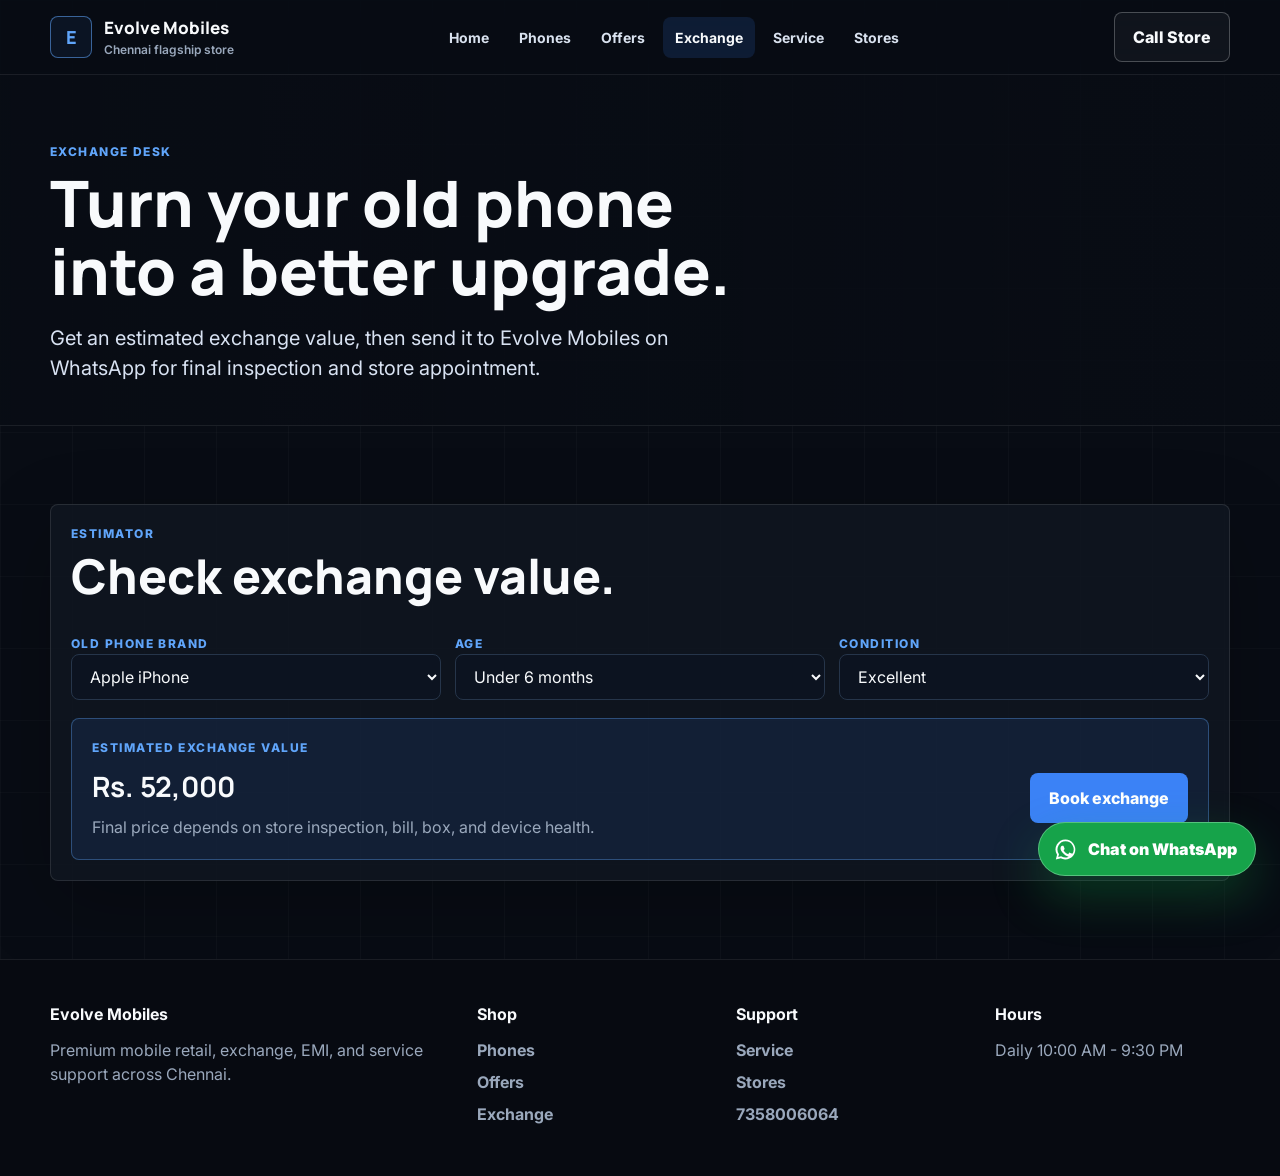
<file: exchange.html>
<!doctype html>
<html lang="en-IN">
  <head>
    <meta charset="utf-8">
    <meta name="viewport" content="width=device-width, initial-scale=1">
    <title>Mobile Exchange Offer Chennai | Evolve Mobiles</title>
    <meta name="description" content="Estimate your old phone exchange value and book a premium mobile exchange appointment with Evolve Mobiles Chennai.">
    <link rel="preconnect" href="https://fonts.googleapis.com">
    <link rel="preconnect" href="https://fonts.gstatic.com" crossorigin>
    <link href="https://fonts.googleapis.com/css2?family=Inter:wght@400;500;600;700;800&family=Manrope:wght@500;600;700;800&display=swap" rel="stylesheet">
    <link rel="stylesheet" href="assets/styles.css">
  </head>
  <body>
    <header class="site-header">
      <nav class="nav" aria-label="Primary">
        <a class="brand" href="index.html">
          <span class="brand-mark">E</span>
          <span>
            <span class="brand-name">Evolve Mobiles</span>
            <span class="brand-place">Chennai flagship store</span>
          </span>
        </a>
        <div class="nav-links">
          <a href="index.html">Home</a>
          <a href="phones.html">Phones</a>
          <a href="offers.html">Offers</a>
          <a href="exchange.html">Exchange</a>
          <a href="service.html">Service</a>
          <a href="stores.html">Stores</a>
        </div>
        <div class="nav-actions">
          <a class="btn btn-outline" href="tel:7358006064">Call Store</a>
          <button class="menu-toggle" type="button" data-menu-toggle aria-label="Open menu" aria-expanded="false">
            <span class="menu-lines"></span>
          </button>
        </div>
      </nav>
    </header>

    <main>
      <section class="page-hero">
        <div class="container">
          <p class="eyebrow">Exchange desk</p>
          <h1>Turn your old phone into a better upgrade.</h1>
          <p class="lead">Get an estimated exchange value, then send it to Evolve Mobiles on WhatsApp for final inspection and store appointment.</p>
        </div>
      </section>

      <section class="section">
        <div class="container">
          <div class="card service-card" data-exchange-form>
            <div class="section-head">
              <div>
                <p class="eyebrow">Estimator</p>
                <h2>Check exchange value.</h2>
              </div>
            </div>
            <div class="form-grid">
              <label>
                <span class="eyebrow">Old phone brand</span>
                <select class="select" data-exchange-brand>
                  <option value="apple">Apple iPhone</option>
                  <option value="samsung">Samsung Galaxy</option>
                  <option value="oneplus">OnePlus</option>
                  <option value="vivo">Vivo</option>
                  <option value="oppo">Oppo</option>
                  <option value="xiaomi">Xiaomi</option>
                  <option value="other">Other brand</option>
                </select>
              </label>
              <label>
                <span class="eyebrow">Age</span>
                <select class="select" data-exchange-age>
                  <option value="new">Under 6 months</option>
                  <option value="one">6 to 18 months</option>
                  <option value="two">18 to 36 months</option>
                  <option value="older">Above 36 months</option>
                </select>
              </label>
              <label>
                <span class="eyebrow">Condition</span>
                <select class="select" data-exchange-condition>
                  <option value="excellent">Excellent</option>
                  <option value="good">Good</option>
                  <option value="fair">Fair</option>
                  <option value="damaged">Damaged</option>
                </select>
              </label>
            </div>
            <div class="result-band">
              <div>
                <p class="eyebrow">Estimated exchange value</p>
                <strong data-exchange-result>Rs. 0</strong>
                <p>Final price depends on store inspection, bill, box, and device health.</p>
              </div>
              <a class="btn btn-primary" data-exchange-whatsapp data-whatsapp-link href="#">Book exchange</a>
            </div>
          </div>
        </div>
      </section>
    </main>

    <footer class="site-footer">
      <div class="container footer-grid">
        <div>
          <strong>Evolve Mobiles</strong>
          <p>Premium mobile retail, exchange, EMI, and service support across Chennai.</p>
        </div>
        <div>
          <strong>Shop</strong>
          <a href="phones.html">Phones</a>
          <a href="offers.html">Offers</a>
          <a href="exchange.html">Exchange</a>
        </div>
        <div>
          <strong>Support</strong>
          <a href="service.html">Service</a>
          <a href="stores.html">Stores</a>
          <a href="tel:7358006064">7358006064</a>
        </div>
        <div>
          <strong>Hours</strong>
          <p>Daily 10:00 AM - 9:30 PM</p>
        </div>
      </div>
    </footer>

    <a class="floating-whatsapp" data-whatsapp-link href="#" title="Chat on WhatsApp" aria-label="Chat on WhatsApp">
      <svg viewBox="0 0 32 32" aria-hidden="true">
        <path fill="currentColor" d="M16.04 3.2A12.75 12.75 0 0 0 5.2 22.64L3.6 28.8l6.3-1.55A12.75 12.75 0 1 0 16.04 3.2Zm0 2.35a10.4 10.4 0 0 1 8.83 15.9 10.4 10.4 0 0 1-13.94 3.5l-.45-.27-3.75.92.95-3.65-.3-.47A10.4 10.4 0 0 1 16.04 5.55Zm-4.05 5.55c-.25 0-.66.1-1.01.48-.35.38-1.33 1.3-1.33 3.16 0 1.86 1.36 3.66 1.54 3.91.19.25 2.64 4.22 6.5 5.74 3.21 1.27 3.86 1.02 4.56.96.7-.07 2.26-.92 2.58-1.82.32-.89.32-1.65.22-1.82-.1-.16-.35-.25-.73-.44-.38-.19-2.26-1.12-2.61-1.24-.35-.13-.61-.19-.86.19-.25.38-.99 1.24-1.21 1.49-.22.25-.45.29-.83.1-.38-.19-1.6-.59-3.04-1.88-1.12-1-1.88-2.24-2.1-2.62-.22-.38-.02-.58.17-.77.17-.17.38-.45.57-.67.19-.22.25-.38.38-.64.13-.25.06-.48-.03-.67-.1-.19-.86-2.07-1.18-2.84-.31-.74-.63-.64-.86-.65h-.74Z"></path>
      </svg>
      <span>Chat on WhatsApp</span>
    </a>

    <script src="assets/data.js"></script>
    <script src="assets/main.js"></script>
  </body>
</html>
</file>
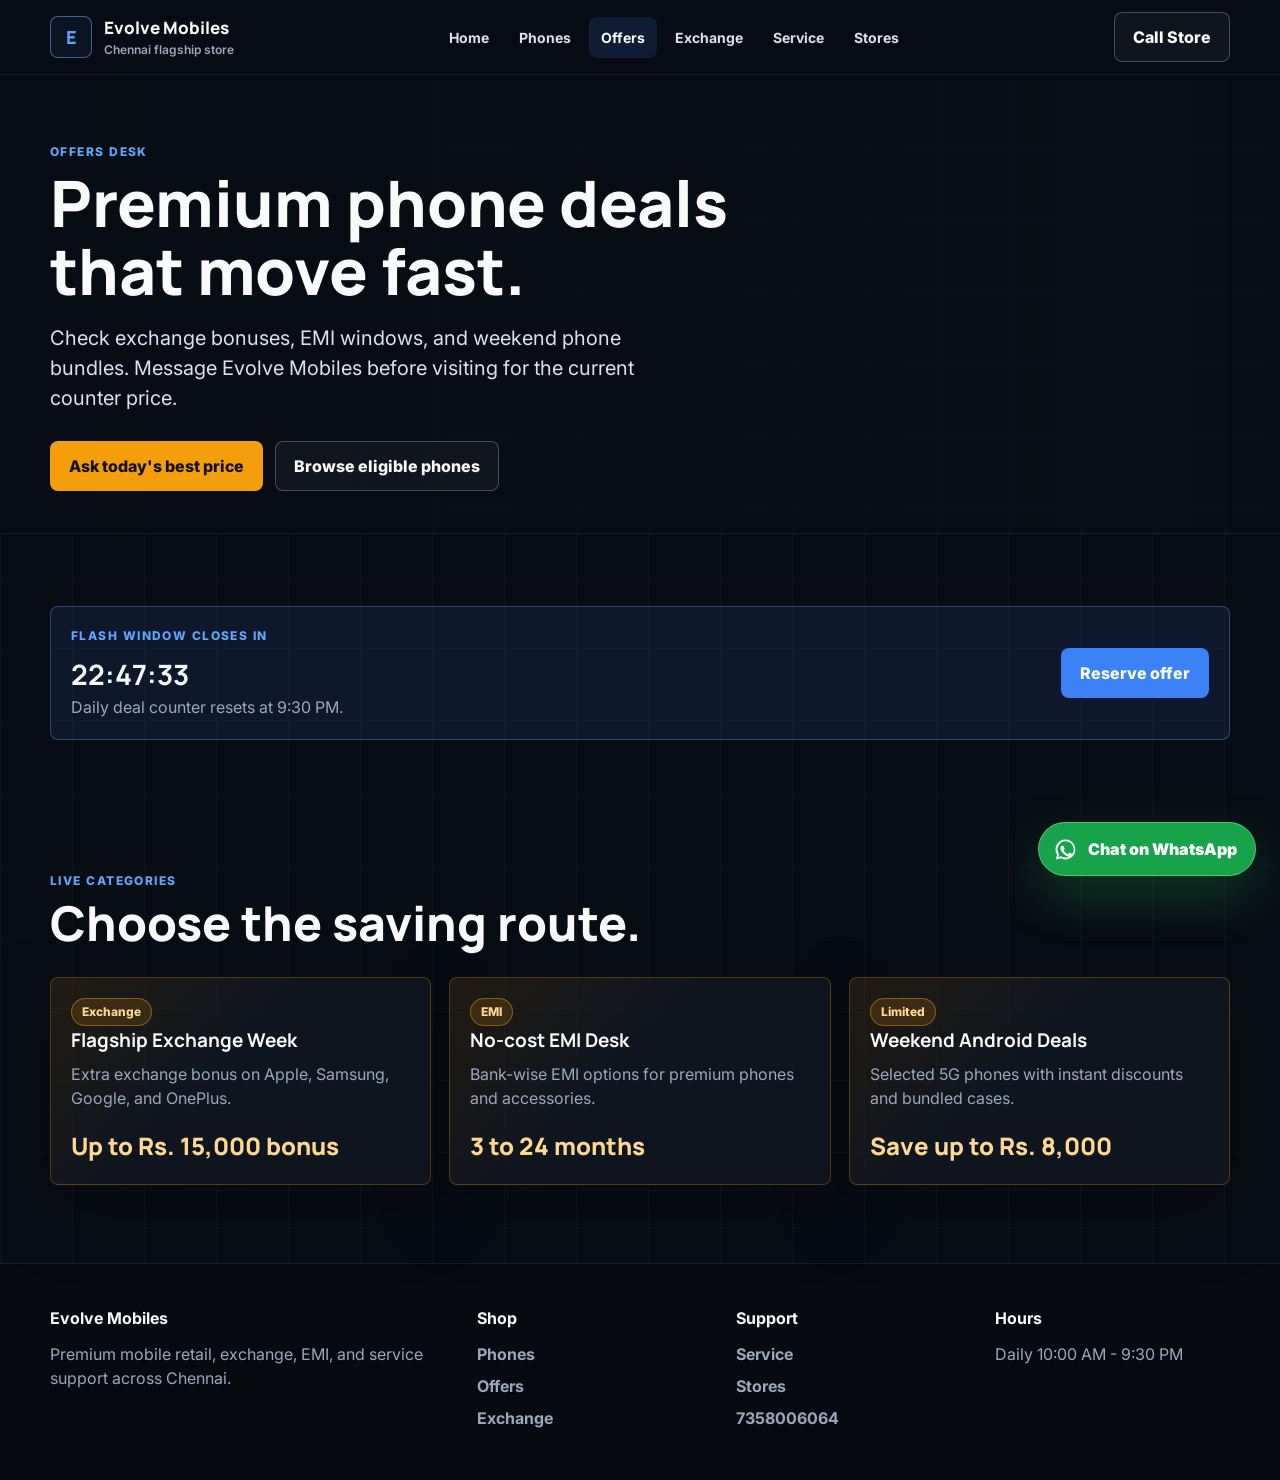
<file: offers.html>
<!doctype html>
<html lang="en-IN">
  <head>
    <meta charset="utf-8">
    <meta name="viewport" content="width=device-width, initial-scale=1">
    <title>Mobile Phone Offers Chennai Today | Evolve Mobiles</title>
    <meta name="description" content="Explore today's mobile phone offers in Chennai including exchange bonuses, EMI options, and premium smartphone deals at Evolve Mobiles.">
    <link rel="preconnect" href="https://fonts.googleapis.com">
    <link rel="preconnect" href="https://fonts.gstatic.com" crossorigin>
    <link href="https://fonts.googleapis.com/css2?family=Inter:wght@400;500;600;700;800&family=Manrope:wght@500;600;700;800&display=swap" rel="stylesheet">
    <link rel="stylesheet" href="assets/styles.css">
  </head>
  <body>
    <header class="site-header">
      <nav class="nav" aria-label="Primary">
        <a class="brand" href="index.html">
          <span class="brand-mark">E</span>
          <span>
            <span class="brand-name">Evolve Mobiles</span>
            <span class="brand-place">Chennai flagship store</span>
          </span>
        </a>
        <div class="nav-links">
          <a href="index.html">Home</a>
          <a href="phones.html">Phones</a>
          <a href="offers.html">Offers</a>
          <a href="exchange.html">Exchange</a>
          <a href="service.html">Service</a>
          <a href="stores.html">Stores</a>
        </div>
        <div class="nav-actions">
          <a class="btn btn-outline" href="tel:7358006064">Call Store</a>
          <button class="menu-toggle" type="button" data-menu-toggle aria-label="Open menu" aria-expanded="false">
            <span class="menu-lines"></span>
          </button>
        </div>
      </nav>
    </header>

    <main>
      <section class="page-hero">
        <div class="container">
          <p class="eyebrow">Offers desk</p>
          <h1>Premium phone deals that move fast.</h1>
          <p class="lead">Check exchange bonuses, EMI windows, and weekend phone bundles. Message Evolve Mobiles before visiting for the current counter price.</p>
          <div class="hero-actions">
            <a class="btn btn-gold" data-whatsapp-link href="#">Ask today's best price</a>
            <a class="btn btn-outline" href="phones.html">Browse eligible phones</a>
          </div>
        </div>
      </section>

      <section class="section compact">
        <div class="container">
          <div class="result-band">
            <div>
              <p class="eyebrow">Flash window closes in</p>
              <strong data-deal-timer>00:00:00</strong>
              <p>Daily deal counter resets at 9:30 PM.</p>
            </div>
            <a class="btn btn-primary" data-whatsapp-link href="#">Reserve offer</a>
          </div>
        </div>
      </section>

      <section class="section">
        <div class="container">
          <div class="section-head">
            <div>
              <p class="eyebrow">Live categories</p>
              <h2>Choose the saving route.</h2>
            </div>
          </div>
          <div class="grid grid-3" data-offers></div>
        </div>
      </section>
    </main>

    <footer class="site-footer">
      <div class="container footer-grid">
        <div>
          <strong>Evolve Mobiles</strong>
          <p>Premium mobile retail, exchange, EMI, and service support across Chennai.</p>
        </div>
        <div>
          <strong>Shop</strong>
          <a href="phones.html">Phones</a>
          <a href="offers.html">Offers</a>
          <a href="exchange.html">Exchange</a>
        </div>
        <div>
          <strong>Support</strong>
          <a href="service.html">Service</a>
          <a href="stores.html">Stores</a>
          <a href="tel:7358006064">7358006064</a>
        </div>
        <div>
          <strong>Hours</strong>
          <p>Daily 10:00 AM - 9:30 PM</p>
        </div>
      </div>
    </footer>

    <a class="floating-whatsapp" data-whatsapp-link href="#" title="Chat on WhatsApp" aria-label="Chat on WhatsApp">
      <svg viewBox="0 0 32 32" aria-hidden="true">
        <path fill="currentColor" d="M16.04 3.2A12.75 12.75 0 0 0 5.2 22.64L3.6 28.8l6.3-1.55A12.75 12.75 0 1 0 16.04 3.2Zm0 2.35a10.4 10.4 0 0 1 8.83 15.9 10.4 10.4 0 0 1-13.94 3.5l-.45-.27-3.75.92.95-3.65-.3-.47A10.4 10.4 0 0 1 16.04 5.55Zm-4.05 5.55c-.25 0-.66.1-1.01.48-.35.38-1.33 1.3-1.33 3.16 0 1.86 1.36 3.66 1.54 3.91.19.25 2.64 4.22 6.5 5.74 3.21 1.27 3.86 1.02 4.56.96.7-.07 2.26-.92 2.58-1.82.32-.89.32-1.65.22-1.82-.1-.16-.35-.25-.73-.44-.38-.19-2.26-1.12-2.61-1.24-.35-.13-.61-.19-.86.19-.25.38-.99 1.24-1.21 1.49-.22.25-.45.29-.83.1-.38-.19-1.6-.59-3.04-1.88-1.12-1-1.88-2.24-2.1-2.62-.22-.38-.02-.58.17-.77.17-.17.38-.45.57-.67.19-.22.25-.38.38-.64.13-.25.06-.48-.03-.67-.1-.19-.86-2.07-1.18-2.84-.31-.74-.63-.64-.86-.65h-.74Z"></path>
      </svg>
      <span>Chat on WhatsApp</span>
    </a>

    <script src="assets/data.js"></script>
    <script src="assets/main.js"></script>
  </body>
</html>
</file>
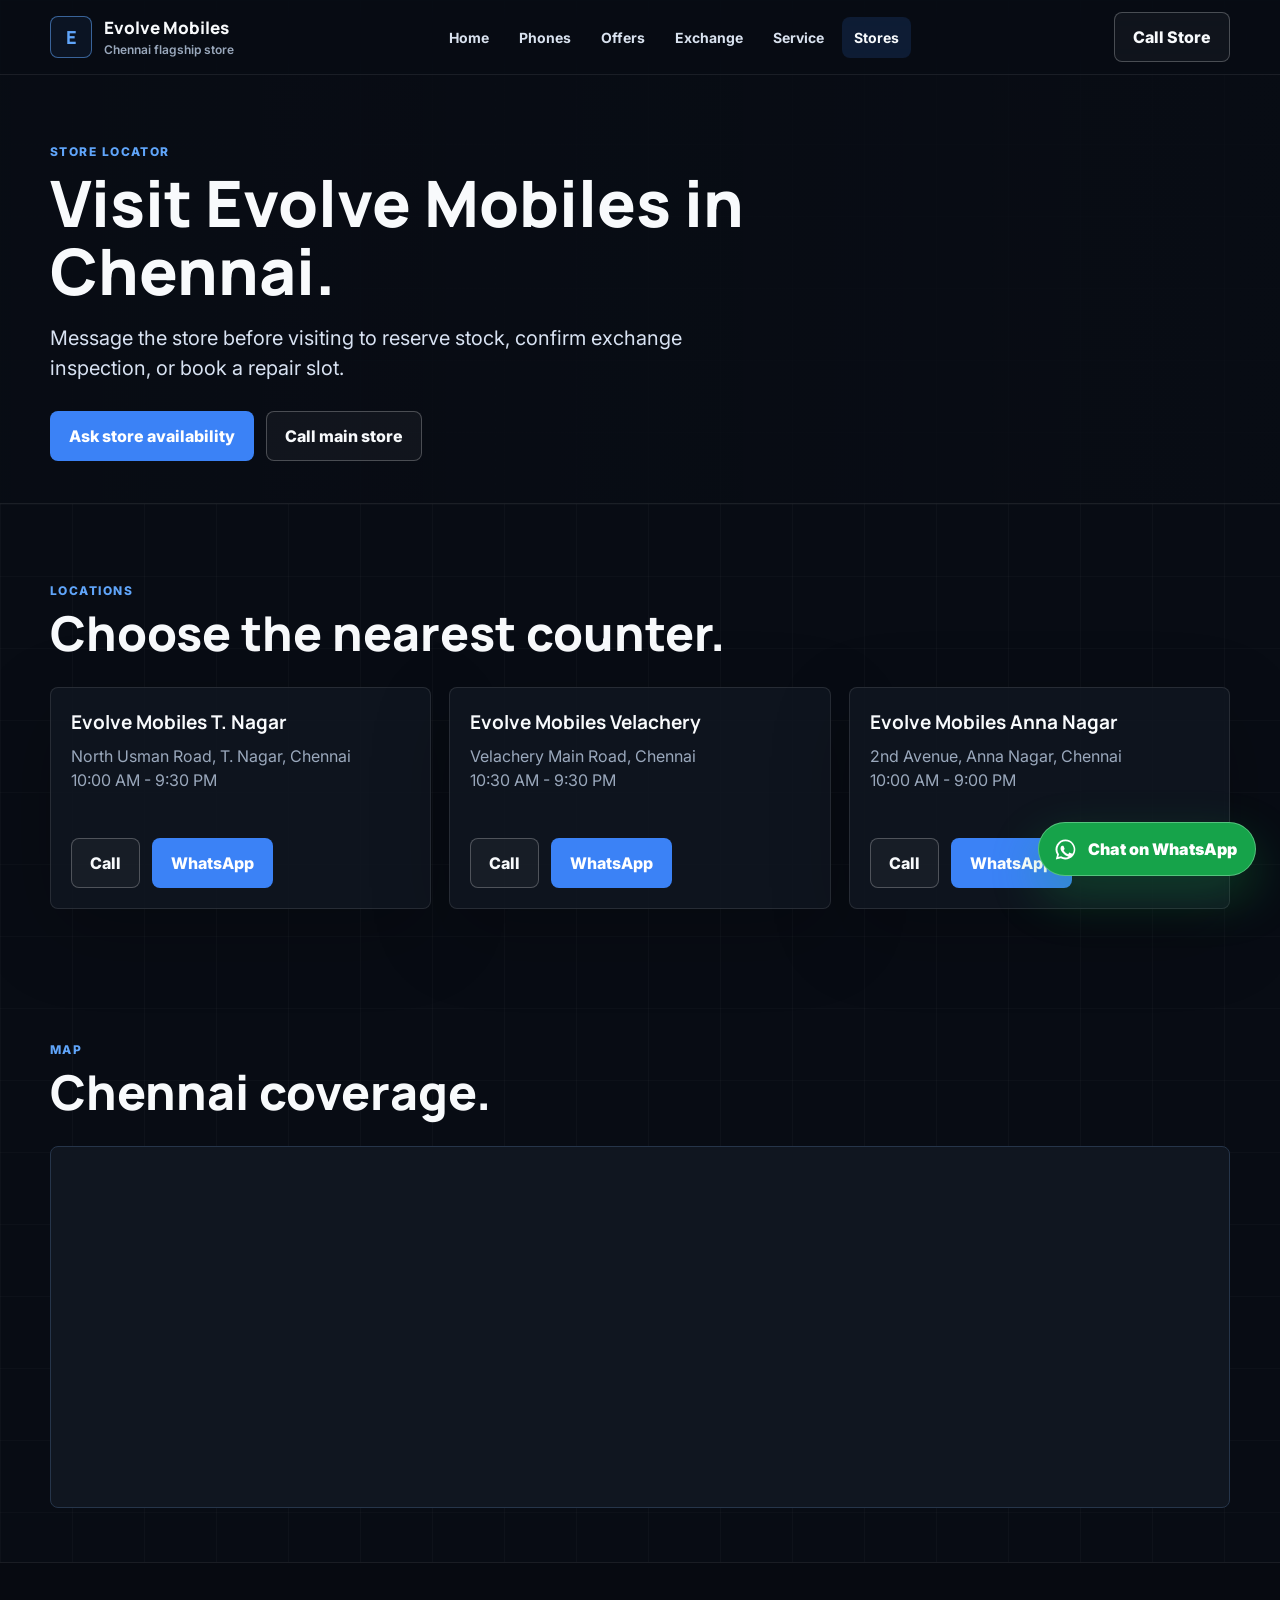
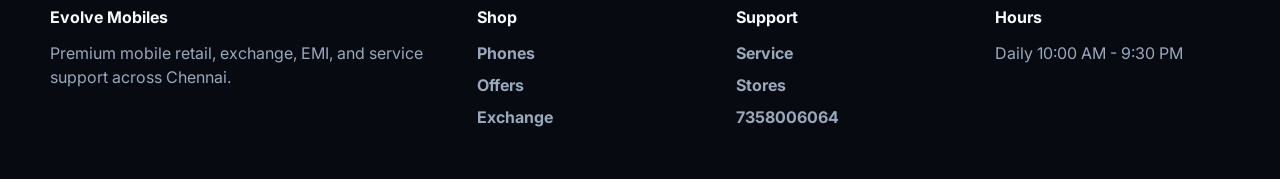
<file: stores.html>
<!doctype html>
<html lang="en-IN">
  <head>
    <meta charset="utf-8">
    <meta name="viewport" content="width=device-width, initial-scale=1">
    <title>Evolve Mobiles Stores Chennai | Contact and Directions</title>
    <meta name="description" content="Find Evolve Mobiles stores in Chennai, call the store, get directions, and message on WhatsApp for phone availability.">
    <link rel="preconnect" href="https://fonts.googleapis.com">
    <link rel="preconnect" href="https://fonts.gstatic.com" crossorigin>
    <link href="https://fonts.googleapis.com/css2?family=Inter:wght@400;500;600;700;800&family=Manrope:wght@500;600;700;800&display=swap" rel="stylesheet">
    <link rel="stylesheet" href="assets/styles.css">
  </head>
  <body>
    <header class="site-header">
      <nav class="nav" aria-label="Primary">
        <a class="brand" href="index.html">
          <span class="brand-mark">E</span>
          <span>
            <span class="brand-name">Evolve Mobiles</span>
            <span class="brand-place">Chennai flagship store</span>
          </span>
        </a>
        <div class="nav-links">
          <a href="index.html">Home</a>
          <a href="phones.html">Phones</a>
          <a href="offers.html">Offers</a>
          <a href="exchange.html">Exchange</a>
          <a href="service.html">Service</a>
          <a href="stores.html">Stores</a>
        </div>
        <div class="nav-actions">
          <a class="btn btn-outline" href="tel:7358006064">Call Store</a>
          <button class="menu-toggle" type="button" data-menu-toggle aria-label="Open menu" aria-expanded="false">
            <span class="menu-lines"></span>
          </button>
        </div>
      </nav>
    </header>

    <main>
      <section class="page-hero">
        <div class="container">
          <p class="eyebrow">Store locator</p>
          <h1>Visit Evolve Mobiles in Chennai.</h1>
          <p class="lead">Message the store before visiting to reserve stock, confirm exchange inspection, or book a repair slot.</p>
          <div class="hero-actions">
            <a class="btn btn-primary" data-whatsapp-link href="#">Ask store availability</a>
            <a class="btn btn-outline" href="tel:7358006064">Call main store</a>
          </div>
        </div>
      </section>

      <section class="section">
        <div class="container">
          <div class="section-head">
            <div>
              <p class="eyebrow">Locations</p>
              <h2>Choose the nearest counter.</h2>
            </div>
          </div>
          <div class="grid grid-3" data-stores></div>
        </div>
      </section>

      <section class="section compact">
        <div class="container">
          <div class="section-head">
            <div>
              <p class="eyebrow">Map</p>
              <h2>Chennai coverage.</h2>
            </div>
          </div>
          <div class="map-frame">
            <iframe title="Evolve Mobiles Chennai map" loading="lazy" referrerpolicy="no-referrer-when-downgrade" src="https://www.google.com/maps?q=mobile%20shop%20T%20Nagar%20Chennai&output=embed"></iframe>
          </div>
        </div>
      </section>
    </main>

    <footer class="site-footer">
      <div class="container footer-grid">
        <div>
          <strong>Evolve Mobiles</strong>
          <p>Premium mobile retail, exchange, EMI, and service support across Chennai.</p>
        </div>
        <div>
          <strong>Shop</strong>
          <a href="phones.html">Phones</a>
          <a href="offers.html">Offers</a>
          <a href="exchange.html">Exchange</a>
        </div>
        <div>
          <strong>Support</strong>
          <a href="service.html">Service</a>
          <a href="stores.html">Stores</a>
          <a href="tel:7358006064">7358006064</a>
        </div>
        <div>
          <strong>Hours</strong>
          <p>Daily 10:00 AM - 9:30 PM</p>
        </div>
      </div>
    </footer>

    <a class="floating-whatsapp" data-whatsapp-link href="#" title="Chat on WhatsApp" aria-label="Chat on WhatsApp">
      <svg viewBox="0 0 32 32" aria-hidden="true">
        <path fill="currentColor" d="M16.04 3.2A12.75 12.75 0 0 0 5.2 22.64L3.6 28.8l6.3-1.55A12.75 12.75 0 1 0 16.04 3.2Zm0 2.35a10.4 10.4 0 0 1 8.83 15.9 10.4 10.4 0 0 1-13.94 3.5l-.45-.27-3.75.92.95-3.65-.3-.47A10.4 10.4 0 0 1 16.04 5.55Zm-4.05 5.55c-.25 0-.66.1-1.01.48-.35.38-1.33 1.3-1.33 3.16 0 1.86 1.36 3.66 1.54 3.91.19.25 2.64 4.22 6.5 5.74 3.21 1.27 3.86 1.02 4.56.96.7-.07 2.26-.92 2.58-1.82.32-.89.32-1.65.22-1.82-.1-.16-.35-.25-.73-.44-.38-.19-2.26-1.12-2.61-1.24-.35-.13-.61-.19-.86.19-.25.38-.99 1.24-1.21 1.49-.22.25-.45.29-.83.1-.38-.19-1.6-.59-3.04-1.88-1.12-1-1.88-2.24-2.1-2.62-.22-.38-.02-.58.17-.77.17-.17.38-.45.57-.67.19-.22.25-.38.38-.64.13-.25.06-.48-.03-.67-.1-.19-.86-2.07-1.18-2.84-.31-.74-.63-.64-.86-.65h-.74Z"></path>
      </svg>
      <span>Chat on WhatsApp</span>
    </a>

    <script src="assets/data.js"></script>
    <script src="assets/main.js"></script>
  </body>
</html>
</file>
<file: assets/styles.css>
:root {
  --bg: #080c14;
  --surface: #101620;
  --surface-2: #151f2f;
  --surface-3: #1d2a3d;
  --text: #f8fafc;
  --muted: #9aa8bc;
  --line: #26354a;
  --accent: #3b82f6;
  --accent-2: #60a5fa;
  --gold: #f59e0b;
  --green: #22c55e;
  --danger: #ef4444;
  --max: 1180px;
  color-scheme: dark;
}

* {
  box-sizing: border-box;
}

html {
  scroll-behavior: smooth;
}

body {
  margin: 0;
  min-width: 320px;
  background:
    linear-gradient(90deg, rgba(255, 255, 255, 0.025) 1px, transparent 1px),
    linear-gradient(180deg, rgba(255, 255, 255, 0.02) 1px, transparent 1px),
    var(--bg);
  background-size: 72px 72px;
  color: var(--text);
  font-family: Inter, ui-sans-serif, system-ui, -apple-system, BlinkMacSystemFont, "Segoe UI", sans-serif;
  line-height: 1.5;
}

body.menu-open {
  overflow: hidden;
}

img {
  display: block;
  max-width: 100%;
}

a {
  color: inherit;
  text-decoration: none;
}

button,
input,
select {
  font: inherit;
}

button {
  cursor: pointer;
}

.site-header {
  position: sticky;
  top: 0;
  z-index: 40;
  border-bottom: 1px solid rgba(255, 255, 255, 0.08);
  background: rgba(8, 12, 20, 0.86);
  backdrop-filter: blur(18px);
}

.nav {
  display: flex;
  align-items: center;
  justify-content: space-between;
  width: min(100% - 32px, var(--max));
  min-height: 74px;
  margin: 0 auto;
  gap: 24px;
}

.brand {
  display: inline-flex;
  align-items: center;
  gap: 12px;
  min-width: fit-content;
}

.brand-mark {
  display: grid;
  width: 42px;
  height: 42px;
  place-items: center;
  border: 1px solid rgba(96, 165, 250, 0.55);
  border-radius: 8px;
  background: #0b1423;
  color: var(--accent-2);
  font-family: Manrope, Inter, sans-serif;
  font-size: 18px;
  font-weight: 800;
}

.brand-name {
  display: block;
  font-family: Manrope, Inter, sans-serif;
  font-size: 17px;
  font-weight: 800;
  letter-spacing: 0;
}

.brand-place {
  display: block;
  color: var(--muted);
  font-size: 12px;
  font-weight: 600;
}

.nav-links {
  display: flex;
  align-items: center;
  gap: 6px;
}

.nav-links a {
  border-radius: 8px;
  color: #d9e2ef;
  font-size: 14px;
  font-weight: 700;
  padding: 10px 12px;
}

.nav-links a:hover,
.nav-links a.is-active {
  background: rgba(59, 130, 246, 0.14);
  color: var(--text);
}

.nav-actions {
  display: flex;
  align-items: center;
  gap: 10px;
}

.menu-toggle {
  display: none;
  width: 42px;
  height: 42px;
  align-items: center;
  justify-content: center;
  border: 1px solid var(--line);
  border-radius: 8px;
  background: var(--surface);
  color: var(--text);
}

.menu-lines,
.menu-lines::before,
.menu-lines::after {
  display: block;
  width: 18px;
  height: 2px;
  border-radius: 999px;
  background: currentColor;
  content: "";
}

.menu-lines {
  position: relative;
}

.menu-lines::before,
.menu-lines::after {
  position: absolute;
  left: 0;
}

.menu-lines::before {
  top: -6px;
}

.menu-lines::after {
  top: 6px;
}

.ticker {
  overflow: hidden;
  border-bottom: 1px solid rgba(255, 255, 255, 0.08);
  background: #0d1420;
  color: #dbeafe;
  white-space: nowrap;
}

.ticker-track {
  display: inline-flex;
  min-width: 100%;
  animation: ticker 28s linear infinite;
  gap: 36px;
  padding: 9px 0;
}

.ticker-track span {
  color: var(--gold);
  font-weight: 800;
}

@keyframes ticker {
  from {
    transform: translateX(0);
  }
  to {
    transform: translateX(-50%);
  }
}

.section {
  padding: 78px 0;
}

.section.compact {
  padding: 54px 0;
}

.container {
  width: min(100% - 32px, var(--max));
  margin: 0 auto;
}

.section-head {
  display: flex;
  align-items: end;
  justify-content: space-between;
  gap: 24px;
  margin-bottom: 28px;
}

.eyebrow {
  margin: 0 0 8px;
  color: var(--accent-2);
  font-size: 12px;
  font-weight: 800;
  letter-spacing: 0.12em;
  text-transform: uppercase;
}

h1,
h2,
h3 {
  margin: 0;
  font-family: Manrope, Inter, sans-serif;
  letter-spacing: 0;
  line-height: 1.06;
}

h1 {
  max-width: 720px;
  font-size: clamp(40px, 5vw, 64px);
  font-weight: 800;
}

h2 {
  font-size: clamp(30px, 4vw, 48px);
  font-weight: 800;
}

h3 {
  font-size: 20px;
  font-weight: 800;
}

p {
  margin: 0;
  color: var(--muted);
}

.lead {
  max-width: 650px;
  margin-top: 18px;
  color: #d8e2f2;
  font-size: clamp(17px, 2vw, 20px);
}

.hero {
  position: relative;
  display: flex;
  min-height: min(720px, calc(100vh - 126px));
  align-items: center;
  overflow: hidden;
  background-image:
    linear-gradient(90deg, rgba(8, 12, 20, 0.97), rgba(8, 12, 20, 0.82) 43%, rgba(8, 12, 20, 0.22)),
    url("https://images.unsplash.com/photo-1511707171634-5f897ff02aa9?auto=format&fit=crop&w=1800&q=86");
  background-position: center right;
  background-size: cover;
}

.hero::after {
  position: absolute;
  right: 0;
  bottom: 0;
  left: 0;
  height: 160px;
  background: linear-gradient(180deg, transparent, var(--bg));
  content: "";
}

.hero-inner {
  position: relative;
  z-index: 1;
  width: min(100% - 32px, var(--max));
  margin: 0 auto;
  padding: 70px 0 105px;
}

.hero-actions,
.actions {
  display: flex;
  flex-wrap: wrap;
  gap: 12px;
  margin-top: 28px;
}

.hero-stats {
  display: grid;
  max-width: 680px;
  grid-template-columns: repeat(3, minmax(0, 1fr));
  gap: 12px;
  margin-top: 46px;
}

.stat {
  border: 1px solid rgba(255, 255, 255, 0.14);
  border-radius: 8px;
  background: rgba(12, 18, 30, 0.74);
  padding: 18px;
}

.stat strong {
  display: block;
  color: var(--text);
  font-family: Manrope, Inter, sans-serif;
  font-size: 28px;
  font-weight: 800;
}

.stat span {
  color: var(--muted);
  font-size: 13px;
  font-weight: 700;
}

.btn {
  display: inline-flex;
  min-height: 46px;
  align-items: center;
  justify-content: center;
  gap: 10px;
  border: 1px solid transparent;
  border-radius: 8px;
  padding: 12px 18px;
  font-weight: 800;
  transition: transform 160ms ease, border-color 160ms ease, background 160ms ease;
}

.btn:hover {
  transform: translateY(-1px);
}

.btn-primary {
  background: var(--accent);
  color: #fff;
}

.btn-primary:hover {
  background: #2563eb;
}

.btn-outline {
  border-color: rgba(255, 255, 255, 0.24);
  background: rgba(255, 255, 255, 0.04);
  color: var(--text);
}

.btn-outline:hover {
  border-color: var(--accent-2);
}

.btn-gold {
  background: var(--gold);
  color: #14100a;
}

.grid {
  display: grid;
  gap: 18px;
}

.grid-2 {
  grid-template-columns: repeat(2, minmax(0, 1fr));
}

.grid-3 {
  grid-template-columns: repeat(3, minmax(0, 1fr));
}

.grid-4 {
  grid-template-columns: repeat(4, minmax(0, 1fr));
}

.card {
  border: 1px solid rgba(255, 255, 255, 0.1);
  border-radius: 8px;
  background: rgba(16, 22, 32, 0.92);
  box-shadow: 0 24px 80px rgba(0, 0, 0, 0.22);
}

.product-card {
  display: flex;
  min-height: 100%;
  flex-direction: column;
  overflow: hidden;
}

.product-media {
  position: relative;
  aspect-ratio: 4 / 3;
  overflow: hidden;
  background: #0c1320;
}

.product-media img {
  width: 100%;
  height: 100%;
  object-fit: cover;
  transition: transform 300ms ease;
}

.product-card:hover .product-media img {
  transform: scale(1.045);
}

.badge {
  display: inline-flex;
  min-height: 26px;
  align-items: center;
  border: 1px solid rgba(245, 158, 11, 0.45);
  border-radius: 999px;
  background: rgba(245, 158, 11, 0.14);
  color: #ffd791;
  font-size: 12px;
  font-weight: 800;
  padding: 4px 10px;
}

.product-media .badge {
  position: absolute;
  top: 12px;
  left: 12px;
}

.product-body {
  display: flex;
  flex: 1;
  flex-direction: column;
  gap: 14px;
  padding: 18px;
}

.product-meta {
  display: flex;
  flex-wrap: wrap;
  gap: 8px;
  color: var(--muted);
  font-size: 13px;
  font-weight: 700;
}

.price-row {
  display: flex;
  flex-wrap: wrap;
  align-items: baseline;
  gap: 10px;
}

.price {
  color: var(--text);
  font-family: Manrope, Inter, sans-serif;
  font-size: 25px;
  font-weight: 800;
}

.mrp {
  color: #75849a;
  font-size: 14px;
  font-weight: 700;
  text-decoration: line-through;
}

.product-actions {
  display: flex;
  gap: 10px;
  margin-top: auto;
}

.product-actions .btn {
  flex: 1;
  min-height: 42px;
  padding: 10px 12px;
}

.brand-strip {
  display: grid;
  grid-template-columns: repeat(4, minmax(0, 1fr));
  gap: 14px;
}

.brand-tile,
.offer-card,
.service-card,
.store-card {
  padding: 20px;
}

.brand-tile,
.service-card {
  overflow: hidden;
}

.card-thumb {
  overflow: hidden;
  margin: -20px -20px 18px;
  background: #0b111d;
}

.card-thumb img {
  width: 100%;
  height: 150px;
  object-fit: cover;
  transition: transform 260ms ease;
}

.brand-tile:hover .card-thumb img,
.service-card:hover .card-thumb img {
  transform: scale(1.04);
}

.brand-tile strong,
.offer-card strong,
.service-card strong,
.store-card strong {
  display: block;
  margin-bottom: 8px;
  color: var(--text);
  font-family: Manrope, Inter, sans-serif;
  font-size: 19px;
}

.service-card .btn,
.store-card .btn {
  margin-top: 18px;
}

.service-card[type="button"] {
  width: 100%;
  color: inherit;
  text-align: left;
}

.offer-card {
  border-color: rgba(245, 158, 11, 0.28);
  background: linear-gradient(135deg, rgba(245, 158, 11, 0.11), rgba(16, 22, 32, 0.94) 44%);
}

.offer-visual-section,
.offer-timer-section {
  position: relative;
  overflow: hidden;
}

.offer-visual-section::before,
.offer-timer-section::before {
  position: absolute;
  inset: 0;
  z-index: -2;
  background-image:
    linear-gradient(90deg, rgba(8, 12, 20, 0.96), rgba(8, 12, 20, 0.8) 52%, rgba(8, 12, 20, 0.38)),
    url("https://images.unsplash.com/photo-1563013544-824ae1b704d3?auto=format&fit=crop&w=1800&q=84");
  background-position: center;
  background-size: cover;
  content: "";
}

.offer-visual-section::after,
.offer-timer-section::after {
  position: absolute;
  inset: 0;
  z-index: -1;
  background:
    linear-gradient(180deg, rgba(8, 12, 20, 0.34), rgba(8, 12, 20, 0.94)),
    rgba(8, 12, 20, 0.42);
  content: "";
}

.offer-visual-section .offer-card {
  border-color: rgba(245, 158, 11, 0.42);
  background: rgba(12, 18, 30, 0.86);
  backdrop-filter: blur(12px);
}

.offer-value {
  margin-top: 18px;
  color: #ffd791;
  font-family: Manrope, Inter, sans-serif;
  font-size: 24px;
  font-weight: 800;
}

.page-hero {
  padding: 68px 0 42px;
  border-bottom: 1px solid rgba(255, 255, 255, 0.08);
  background:
    linear-gradient(90deg, rgba(8, 12, 20, 0.96), rgba(8, 12, 20, 0.74)),
    url("https://images.unsplash.com/photo-1511707171634-5f897ff02aa9?auto=format&fit=crop&w=1800&q=86");
  background-position: center;
  background-size: cover;
}

.filters {
  position: sticky;
  top: 74px;
  z-index: 30;
  border-bottom: 1px solid rgba(255, 255, 255, 0.08);
  background: rgba(8, 12, 20, 0.92);
  backdrop-filter: blur(16px);
  padding: 16px 0;
}

.filter-row {
  display: grid;
  grid-template-columns: minmax(240px, 1.6fr) repeat(3, minmax(150px, 1fr));
  gap: 12px;
}

.input,
.select {
  width: 100%;
  min-height: 46px;
  border: 1px solid var(--line);
  border-radius: 8px;
  background: #0c1320;
  color: var(--text);
  outline: none;
  padding: 0 14px;
}

.input:focus,
.select:focus {
  border-color: var(--accent);
}

.chip-row {
  display: flex;
  flex-wrap: wrap;
  gap: 10px;
  margin-top: 14px;
}

.chip {
  min-height: 38px;
  border: 1px solid var(--line);
  border-radius: 999px;
  background: #0c1320;
  color: #d8e2f2;
  font-size: 13px;
  font-weight: 800;
  padding: 8px 14px;
}

.chip.is-active,
.chip:hover {
  border-color: var(--accent-2);
  background: rgba(59, 130, 246, 0.16);
  color: var(--text);
}

.catalogue-status {
  margin-bottom: 18px;
  color: var(--muted);
  font-size: 14px;
  font-weight: 700;
}

.product-detail {
  display: grid;
  grid-template-columns: minmax(0, 1fr) minmax(320px, 0.85fr);
  gap: 28px;
  align-items: start;
}

.gallery-main {
  overflow: hidden;
  border-radius: 8px;
  background: #0c1320;
}

.gallery-main img {
  width: 100%;
  aspect-ratio: 1 / 0.82;
  object-fit: cover;
}

.thumb-row {
  display: grid;
  grid-template-columns: repeat(4, minmax(0, 1fr));
  gap: 12px;
  margin-top: 12px;
}

.thumb {
  overflow: hidden;
  border: 1px solid var(--line);
  border-radius: 8px;
  background: #0c1320;
}

.thumb img {
  width: 100%;
  aspect-ratio: 1 / 0.78;
  object-fit: cover;
}

.detail-panel {
  position: sticky;
  top: 104px;
  padding: 24px;
}

.detail-panel h1 {
  font-size: clamp(34px, 4vw, 52px);
}

.variant-row {
  display: flex;
  flex-wrap: wrap;
  gap: 10px;
  margin-top: 18px;
}

.variant {
  min-height: 42px;
  border: 1px solid var(--line);
  border-radius: 8px;
  background: #0c1320;
  color: var(--text);
  font-weight: 800;
  padding: 10px 14px;
}

.variant.is-active {
  border-color: var(--accent-2);
  background: rgba(59, 130, 246, 0.16);
}

.spec-list {
  display: grid;
  gap: 10px;
}

.spec-row {
  display: grid;
  grid-template-columns: 140px minmax(0, 1fr);
  gap: 16px;
  border-bottom: 1px solid rgba(255, 255, 255, 0.08);
  padding: 14px 0;
}

.spec-row dt {
  color: var(--muted);
  font-weight: 800;
}

.spec-row dd {
  margin: 0;
  color: var(--text);
  font-weight: 700;
}

.estimate-box {
  margin-top: 22px;
  border: 1px solid rgba(34, 197, 94, 0.35);
  border-radius: 8px;
  background: rgba(34, 197, 94, 0.08);
  padding: 18px;
}

.estimate-box strong {
  display: block;
  color: #bbf7d0;
  font-family: Manrope, Inter, sans-serif;
  font-size: 22px;
}

.form-grid {
  display: grid;
  grid-template-columns: repeat(3, minmax(0, 1fr));
  gap: 14px;
}

.result-band {
  display: grid;
  grid-template-columns: 1fr auto;
  gap: 18px;
  align-items: center;
  margin-top: 18px;
  border: 1px solid rgba(96, 165, 250, 0.35);
  border-radius: 8px;
  background: rgba(59, 130, 246, 0.11);
  padding: 20px;
}

.result-band strong {
  display: block;
  color: var(--text);
  font-family: Manrope, Inter, sans-serif;
  font-size: 28px;
}

.map-frame {
  overflow: hidden;
  border: 1px solid var(--line);
  border-radius: 8px;
  background: var(--surface);
}

.map-frame iframe {
  display: block;
  width: 100%;
  height: 360px;
  border: 0;
  filter: saturate(0.9) contrast(1.06);
}

.site-footer {
  border-top: 1px solid rgba(255, 255, 255, 0.08);
  background: #070a11;
  padding: 42px 0;
}

.footer-grid {
  display: grid;
  grid-template-columns: 1.2fr repeat(3, minmax(0, 0.7fr));
  gap: 24px;
}

.footer-grid strong {
  display: block;
  margin-bottom: 12px;
  color: var(--text);
}

.footer-grid a {
  display: block;
  margin: 8px 0;
  color: var(--muted);
  font-weight: 700;
}

.footer-grid a:hover {
  color: var(--accent-2);
}

.floating-whatsapp {
  position: fixed;
  right: 24px;
  bottom: calc(24px + env(safe-area-inset-bottom));
  z-index: 60;
  display: inline-flex;
  min-height: 54px;
  align-items: center;
  gap: 10px;
  border: 1px solid rgba(187, 247, 208, 0.38);
  border-radius: 999px;
  background: #16a34a;
  color: #fff;
  box-shadow: 0 20px 50px rgba(22, 163, 74, 0.32);
  font-weight: 900;
  padding: 0 18px 0 14px;
}

.floating-whatsapp svg {
  width: 25px;
  height: 25px;
  flex: 0 0 auto;
}

.floating-whatsapp:hover {
  background: #15803d;
  transform: translateY(-1px);
}

.empty-state {
  border: 1px dashed var(--line);
  border-radius: 8px;
  color: var(--muted);
  padding: 32px;
  text-align: center;
}

@media (max-width: 980px) {
  .nav-links {
    position: fixed;
    top: 74px;
    right: 16px;
    left: 16px;
    display: none;
    flex-direction: column;
    align-items: stretch;
    border: 1px solid var(--line);
    border-radius: 8px;
    background: #0b111d;
    padding: 10px;
  }

  body.menu-open .nav-links {
    display: flex;
  }

  .menu-toggle {
    display: inline-flex;
  }

  .nav-actions .btn {
    display: none;
  }

  .grid-4,
  .brand-strip {
    grid-template-columns: repeat(2, minmax(0, 1fr));
  }

  .grid-3 {
    grid-template-columns: repeat(2, minmax(0, 1fr));
  }

  .filter-row,
  .product-detail,
  .form-grid,
  .footer-grid {
    grid-template-columns: 1fr;
  }

  .detail-panel {
    position: static;
  }

  .filters {
    position: static;
  }
}

@media (max-width: 680px) {
  .section {
    padding: 54px 0;
  }

  .hero {
    min-height: auto;
  }

  .hero-inner {
    padding: 58px 0 86px;
  }

  .hero-stats,
  .grid-2,
  .grid-3,
  .grid-4,
  .brand-strip,
  .result-band {
    grid-template-columns: 1fr;
  }

  .section-head {
    align-items: start;
    flex-direction: column;
  }

  .product-actions {
    flex-direction: column;
  }

  .spec-row {
    grid-template-columns: 1fr;
    gap: 4px;
  }

  .floating-whatsapp {
    right: 16px;
    bottom: calc(16px + env(safe-area-inset-bottom));
    width: 56px;
    height: 56px;
    justify-content: center;
    padding: 0;
  }

  .floating-whatsapp span {
    position: absolute;
    width: 1px;
    height: 1px;
    overflow: hidden;
    clip: rect(0, 0, 0, 0);
    white-space: nowrap;
  }

  .thumb-row {
    grid-template-columns: repeat(2, minmax(0, 1fr));
  }

  .card-thumb img {
    height: 136px;
  }
}
</file>
